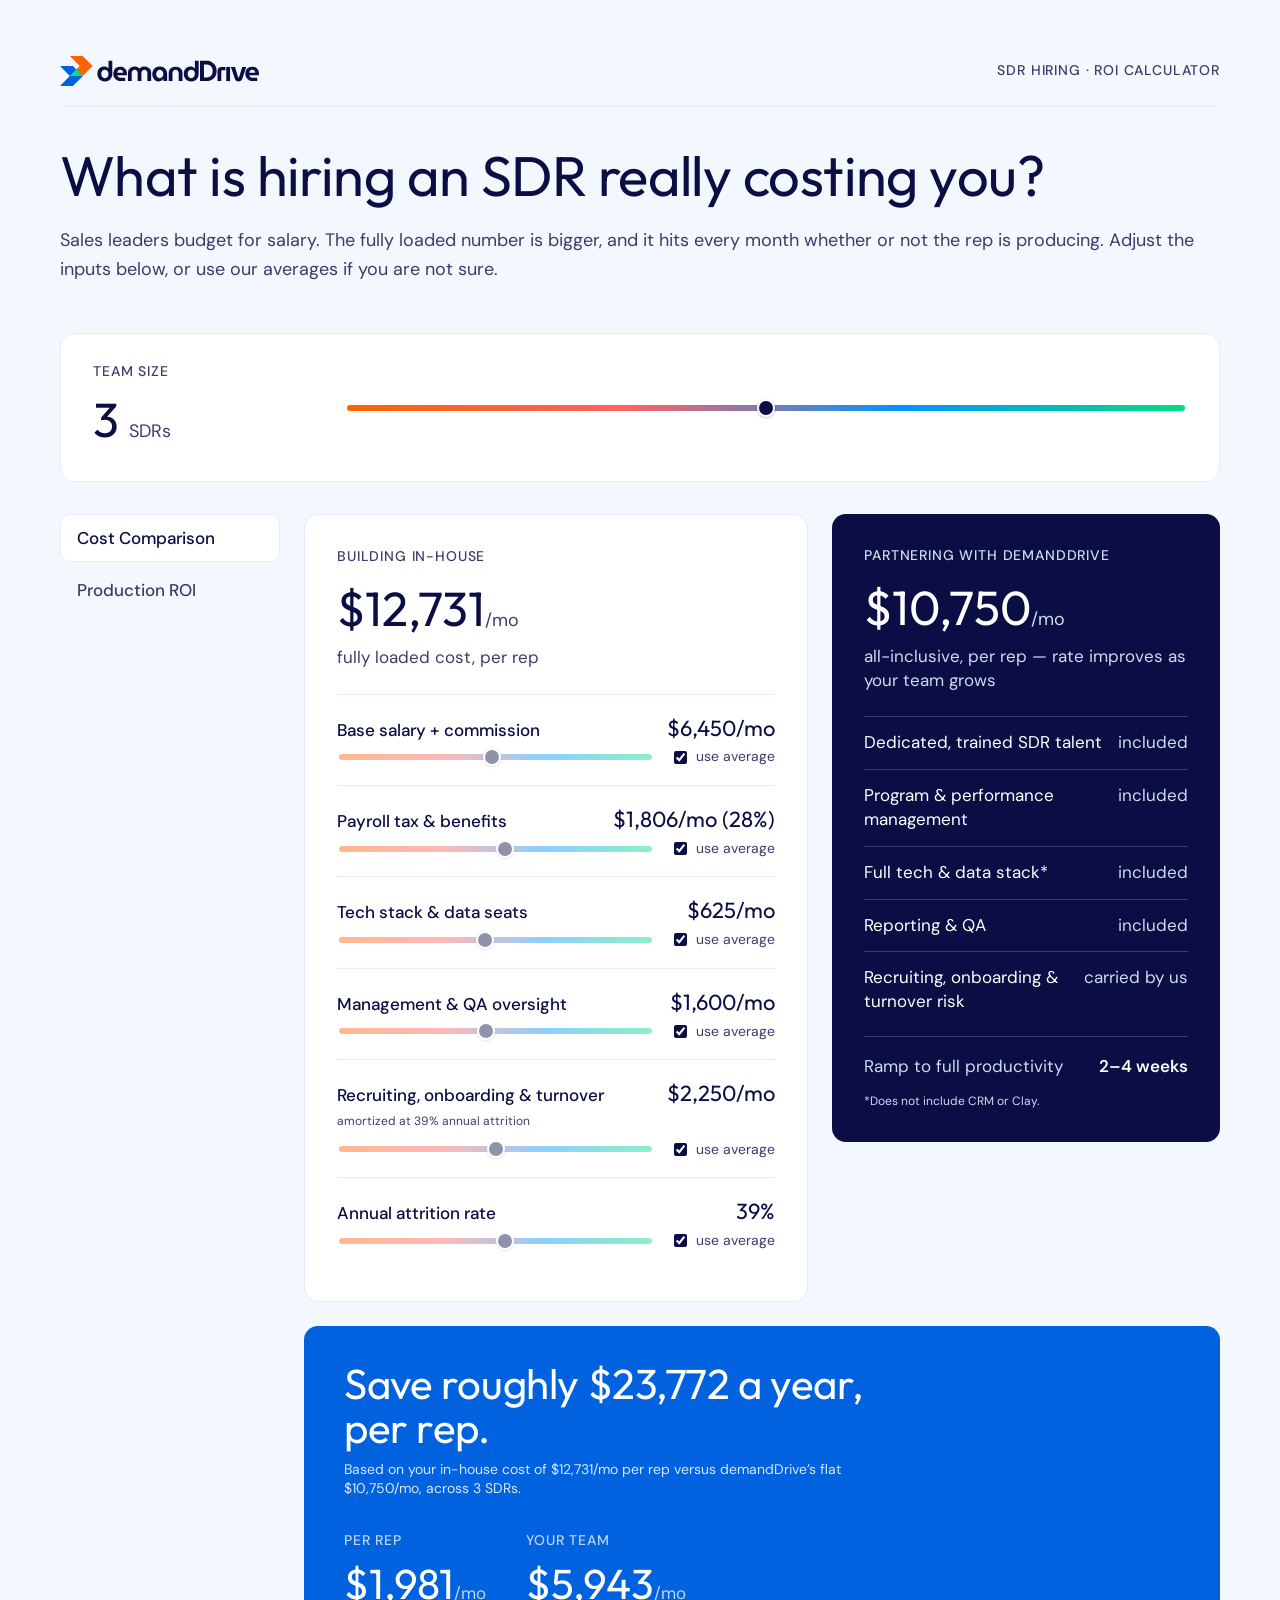
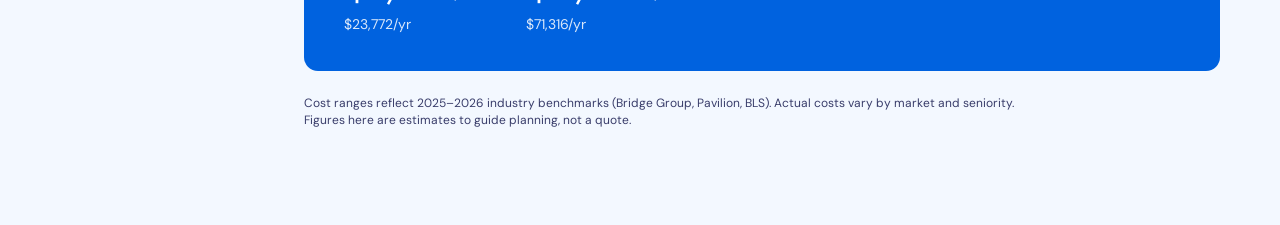
<file: index.html>
<!DOCTYPE html>
<html lang="en">
<head>
<meta charset="utf-8">
<meta name="viewport" content="width=device-width, initial-scale=1">
<title>SDR ROI Calculator | demandDrive</title>
<link rel="preconnect" href="https://fonts.googleapis.com">
<link rel="preconnect" href="https://fonts.gstatic.com" crossorigin>
<link href="https://fonts.googleapis.com/css2?family=Outfit:wght@400;500&family=DM+Sans:wght@400;500;600&display=swap" rel="stylesheet">
<link rel="stylesheet" href="style.css">
</head>
<body>
<div class="page">
  <div class="wrap">

    <header class="header-row">
      <img src="assets/logo-demanddrive.svg" alt="demandDrive" class="logo" />
      <div class="dd-supertext">SDR HIRING &middot; ROI CALCULATOR</div>
    </header>

    <h1 class="title">What is hiring an SDR really costing you?</h1>
    <p class="subtitle">Sales leaders budget for salary. The fully loaded number is bigger, and it hits every month whether or not the rep is producing. Adjust the inputs below, or use our averages if you are not sure.</p>

    <div class="card team-size-card">
      <div class="team-size-label">
        <div class="dd-supertext">TEAM SIZE</div>
        <div class="team-size-number">
          <span id="teamSizeDisplay">3</span>
          <span class="unit-suffix">SDR<span id="teamSizeSuffix">s</span></span>
        </div>
      </div>
      <input type="range" class="dd-range" id="teamSizeSlider" min="1" max="5" step="1" value="3" style="flex: 1; min-width: 240px;" />
    </div>

    <div class="tab-shell">
      <div class="tab-nav" role="tablist">
        <button type="button" class="tab-button active" data-tab="cost" role="tab" aria-selected="true">Cost Comparison</button>
        <button type="button" class="tab-button" data-tab="production" role="tab" aria-selected="false">Production ROI</button>
      </div>

      <div class="tab-content">

        <div class="tab-panel" id="tab-cost" role="tabpanel">

          <div class="grid">

            <div class="card in-house-card">
              <div class="dd-supertext">BUILDING IN-HOUSE</div>
              <div class="big-number">
                <span id="inHouseMonthlyPerRep">$0</span><span class="unit-suffix">/mo</span>
              </div>
              <p class="caption-line">fully loaded cost, per rep</p>

              <div id="sliderRows"></div>
            </div>

            <div class="card dd-card">
              <div class="dd-supertext dd-supertext-on-navy">PARTNERING WITH DEMANDDRIVE</div>
              <div class="big-number">
                <span id="ddMonthlyPerRep">$0</span><span class="unit-suffix unit-suffix-navy">/mo</span>
              </div>
              <p class="caption-line caption-line-navy">all-inclusive, per rep &mdash; rate improves as your team grows</p>

              <div id="ddIncludedRows"></div>

              <div class="dd-row dd-row-final">
                <div class="dd-neutral">Ramp to full productivity</div>
                <div class="dd-row-bold">2&ndash;4 weeks</div>
              </div>

              <p class="footnote footnote-navy">*Does not include CRM or Clay.</p>
            </div>

          </div>

          <div class="savings-banner">
            <div class="savings-left">
              <h3 id="savingsHeadline" class="savings-headline">Save roughly $0 a year, per rep.</h3>
              <p class="savings-desc" id="savingsDesc"></p>
            </div>
            <div class="savings-stats">
              <div class="stat-block">
                <div class="dd-supertext stat-label">PER REP</div>
                <div class="stat-number"><span id="savingsPerRepMonthly">$0</span><span class="unit-suffix unit-suffix-savings">/mo</span></div>
                <div class="stat-sub"><span id="savingsPerRepAnnual">$0</span>/yr</div>
              </div>
              <div class="stat-block">
                <div class="dd-supertext stat-label">YOUR TEAM</div>
                <div class="stat-number"><span id="savingsTeamMonthly">$0</span><span class="unit-suffix unit-suffix-savings">/mo</span></div>
                <div class="stat-sub"><span id="savingsTeamAnnual">$0</span>/yr</div>
              </div>
            </div>
          </div>

          <p class="footnote page-footnote">Cost ranges reflect 2025&ndash;2026 industry benchmarks (Bridge Group, Pavilion, BLS). Actual costs vary by market and seniority. Figures here are estimates to guide planning, not a quote.</p>

        </div>

        <div class="tab-panel" id="tab-production" role="tabpanel" hidden>

          <div class="card production-card">
            <div class="dd-supertext">PRODUCTION NEEDED FOR ROI</div>
            <p class="caption-line" style="margin-top: 8px;">Estimate the meetings your SDR(s) need to generate to earn back demandDrive&rsquo;s cost, based on your pipeline conversion assumptions.</p>

            <div id="productionSliderRows"></div>
          </div>

          <div class="savings-banner">
            <div class="savings-left">
              <h3 id="productionHeadline" class="savings-headline">You need roughly 0 meetings to break even, per rep.</h3>
              <p class="savings-desc" id="productionDesc"></p>
            </div>
            <div class="savings-stats">
              <div class="stat-block">
                <div class="dd-supertext stat-label">PER REP</div>
                <div class="stat-number"><span id="productionMeetingsPerRep">0</span></div>
                <div class="stat-sub"><span id="productionPaceMonthlyPerRep">0</span>/mo pace</div>
              </div>
              <div class="stat-block">
                <div class="dd-supertext stat-label">YOUR TEAM</div>
                <div class="stat-number"><span id="productionMeetingsTeam">0</span></div>
                <div class="stat-sub"><span id="productionPaceMonthlyTeam">0</span>/mo pace</div>
              </div>
            </div>
          </div>

          <p class="footnote page-footnote">Meeting and conversion benchmarks above are illustrative starting points &mdash; swap in your own pipeline data for a precise picture.</p>

        </div>

      </div>
    </div>

  </div>
</div>

<script src="script.js"></script>
</body>
</html>
</file>
<file: style.css>
:root {
  /* Colors */
  --dd-navy: #0A0E45;
  --dd-blue: #0062DF;
  --dd-green: #00DD84;
  --dd-orange: #FF6300;
  --dd-neutral-1: #F3F8FF;
  --dd-neutral-2: #E2ECFA;
  --dd-neutral-3: #CDDBEE;
  --dd-white: #FFFFFF;
  --dd-white-20: rgba(255, 255, 255, 0.2);

  --bg: var(--dd-neutral-1);
  --bg-raised: #FFFFFF;
  --border: var(--dd-neutral-2);
  --fg-heading: var(--dd-navy);
  --fg-supertext: rgba(10, 14, 69, 0.8);

  --highlight-gradient: linear-gradient(90deg, #FF6300 0%, #FF6262 33%, #0195FF 66%, #00DD84 100%);

  /* Typography */
  --font-heading: 'Outfit', sans-serif;
  --font-body: 'DM Sans', sans-serif;

  --fs-3xs: 12px;
  --fs-2xs: 14px;
  --fs-sm: 17px;
  --fs-md: 18px;
  --fs-lg: 22px;
  --fs-2xl: 42px;
  --fs-3xl: 48px;

  --ls-wide: 0.06em;
  --lh-loose: 1.65;

  --radius-lg: 14px;
  --shadow-sm: 0 1px 3px rgba(10, 14, 69, 0.25);
}

* { box-sizing: border-box; }

body {
  margin: 0;
  background: var(--bg);
  color: var(--fg-heading);
  font-family: var(--font-body);
  font-size: var(--fs-sm);
  line-height: 1.4;
}

h1, h2, h3 {
  font-family: var(--font-heading);
  font-weight: 400;
  line-height: 1.05;
  letter-spacing: -0.01em;
  margin: 0;
  color: var(--fg-heading);
}

p { margin: 0; }

a { color: var(--dd-blue); text-decoration: underline; }
a:hover { color: var(--dd-orange); }

.page {
  min-height: 100vh;
  padding: 56px 24px 96px;
}

.wrap {
  max-width: 1160px;
  margin: 0 auto;
}

.dd-supertext {
  font-family: var(--font-body);
  font-weight: 500;
  font-size: var(--fs-2xs);
  text-transform: uppercase;
  letter-spacing: var(--ls-wide);
  color: var(--fg-supertext);
}

.dd-supertext-on-navy { color: var(--dd-neutral-3); }

.footnote {
  font-family: var(--font-body);
  font-size: var(--fs-3xs);
  color: var(--fg-supertext);
}

.footnote-navy { color: var(--dd-neutral-3); }

.caption-line {
  color: var(--fg-supertext);
  margin-top: 4px;
  margin-bottom: 24px;
}

.caption-line-navy { color: var(--dd-neutral-3); }

/* Header */
.header-row {
  display: flex;
  align-items: center;
  justify-content: space-between;
  border-bottom: 1px solid var(--border);
  padding-bottom: 20px;
  margin-bottom: 40px;
}

.logo { height: 30px; }

/* Title / subtitle */
.title {
  font-size: 56px;
  margin-bottom: 20px;
}

.subtitle {
  font-size: var(--fs-md);
  color: var(--fg-supertext);
  line-height: var(--lh-loose);
  margin-bottom: 48px;
}

/* Cards */
.card {
  background: var(--bg-raised);
  border: 1px solid var(--border);
  border-radius: var(--radius-lg);
}

.team-size-card {
  padding: 28px 32px;
  margin-bottom: 32px;
  display: flex;
  align-items: center;
  gap: 32px;
  flex-wrap: wrap;
}

.team-size-label { min-width: 220px; }

.team-size-number {
  font-family: var(--font-heading);
  font-size: var(--fs-3xl);
  color: var(--fg-heading);
  margin-top: 4px;
}

.unit-suffix {
  font-size: var(--fs-md);
  color: var(--fg-supertext);
  font-family: var(--font-body);
}

.unit-suffix-navy { color: var(--dd-neutral-3); }
.unit-suffix-savings { font-size: var(--fs-sm); color: rgba(255, 255, 255, 0.75); }

/* Sidebar tabs */
.tab-shell {
  display: flex;
  align-items: start;
  gap: 24px;
}

.tab-nav {
  width: 220px;
  flex-shrink: 0;
  display: flex;
  flex-direction: column;
  gap: 4px;
  position: sticky;
  top: 24px;
}

.tab-button {
  text-align: left;
  padding: 12px 16px;
  border-radius: 10px;
  border: 1px solid transparent;
  background: transparent;
  font-family: var(--font-body);
  font-weight: 500;
  font-size: var(--fs-sm);
  color: var(--fg-supertext);
  cursor: pointer;
}

.tab-button:hover { color: var(--dd-orange); }

.tab-button.active {
  background: var(--bg-raised);
  border-color: var(--border);
  color: var(--fg-heading);
}

.tab-button.active:hover { color: var(--fg-heading); }

.tab-content {
  flex: 1;
  min-width: 0;
}

.tab-panel[hidden] { display: none; }

.production-card { padding: 32px; margin-bottom: 24px; }

.grid {
  display: grid;
  grid-template-columns: 1.3fr 1fr;
  gap: 24px;
  align-items: start;
}

.in-house-card, .dd-card { padding: 32px; }

.dd-card {
  background: var(--dd-navy);
  color: var(--dd-white);
  border: none;
}

.big-number {
  font-family: var(--font-heading);
  font-size: var(--fs-3xl);
  color: var(--fg-heading);
  margin-top: 8px;
}

.dd-card .big-number { color: var(--dd-white); }

/* Cost slider rows */
.slider-row {
  padding: 18px 0;
  border-top: 1px solid var(--border);
}

.slider-row-top {
  display: flex;
  justify-content: space-between;
  align-items: baseline;
  gap: 12px;
  margin-bottom: 4px;
}

.slider-row-label { font-weight: 500; }

.slider-row-value {
  font-family: var(--font-heading);
  font-size: var(--fs-lg);
  color: var(--fg-heading);
  white-space: nowrap;
}

.slider-row-helper {
  font-family: var(--font-body);
  font-size: var(--fs-3xs);
  color: var(--fg-supertext);
  margin-bottom: 10px;
}

.slider-row-value-editable {
  display: flex;
  align-items: baseline;
  gap: 2px;
}

.slider-row-value-input {
  -webkit-appearance: none;
  appearance: none;
  border: none;
  border-bottom: 1px solid transparent;
  background: transparent;
  padding: 0;
  font-family: var(--font-heading);
  font-size: var(--fs-lg);
  color: var(--fg-heading);
  width: 6.5ch;
  text-align: right;
}

.slider-row-value-input::-webkit-outer-spin-button,
.slider-row-value-input::-webkit-inner-spin-button {
  -webkit-appearance: none;
  margin: 0;
}

.slider-row-value-input[type="number"] { -moz-appearance: textfield; }

.slider-row-value-input:hover { border-bottom-color: var(--border); }
.slider-row-value-input:focus { outline: none; border-bottom-color: var(--dd-navy); }

.slider-row-controls {
  display: flex;
  align-items: center;
  gap: 16px;
}

.use-avg-label {
  display: flex;
  align-items: center;
  gap: 6px;
  font-size: var(--fs-2xs);
  color: var(--fg-supertext);
  white-space: nowrap;
  cursor: pointer;
}

.use-avg-label input[type="checkbox"] {
  accent-color: var(--dd-navy);
  cursor: pointer;
}

/* demandDrive included rows */
.dd-row {
  display: flex;
  justify-content: space-between;
  gap: 12px;
  padding: 14px 0;
  border-top: 1px solid var(--dd-white-20);
}

.dd-row-value {
  color: var(--dd-neutral-3);
  white-space: nowrap;
}

.dd-row-final {
  margin-top: 8px;
  padding-top: 18px;
}

.dd-neutral { color: var(--dd-neutral-3); }
.dd-row-bold { font-weight: 600; }

/* Range slider */
.dd-range {
  -webkit-appearance: none;
  appearance: none;
  width: 100%;
  height: 6px;
  border-radius: 999px;
  background: var(--highlight-gradient);
  outline: none;
  cursor: pointer;
}

.dd-range::-webkit-slider-thumb {
  -webkit-appearance: none;
  appearance: none;
  width: 18px;
  height: 18px;
  border-radius: 50%;
  background: var(--dd-navy);
  border: 2px solid var(--dd-white);
  box-shadow: var(--shadow-sm);
  cursor: pointer;
}

.dd-range::-moz-range-thumb {
  width: 18px;
  height: 18px;
  border-radius: 50%;
  background: var(--dd-navy);
  border: 2px solid var(--dd-white);
  box-shadow: var(--shadow-sm);
  cursor: pointer;
}

.dd-range::-moz-range-track {
  height: 6px;
  border-radius: 999px;
  background: var(--highlight-gradient);
}

.dd-range:disabled { cursor: default; }
.dd-range:disabled::-webkit-slider-thumb { cursor: default; }
.dd-range:disabled::-moz-range-thumb { cursor: default; }

/* Savings banner */
.savings-banner {
  background: var(--dd-blue);
  border-radius: var(--radius-lg);
  padding: 36px 40px;
  margin-top: 24px;
  display: flex;
  justify-content: space-between;
  align-items: center;
  gap: 32px;
  flex-wrap: wrap;
  color: var(--dd-white);
}

.savings-left { max-width: 560px; }

.savings-headline {
  color: var(--dd-white);
  font-size: var(--fs-2xl);
  margin-bottom: 10px;
}

.savings-desc {
  color: rgba(255, 255, 255, 0.85);
  font-size: var(--fs-2xs);
}

.savings-stats {
  display: flex;
  gap: 40px;
  flex-wrap: wrap;
}

.stat-label { color: rgba(255, 255, 255, 0.75); }

.stat-number {
  font-family: var(--font-heading);
  font-size: var(--fs-2xl);
  margin-top: 4px;
  color: var(--dd-white);
}

.stat-sub {
  color: rgba(255, 255, 255, 0.85);
  font-size: var(--fs-2xs);
  margin-top: 2px;
}

.page-footnote {
  margin-top: 24px;
  max-width: 720px;
}

@media (max-width: 860px) {
  .grid { grid-template-columns: 1fr; }
  .title { font-size: 40px; }
  .tab-shell { flex-direction: column; }
  .tab-nav {
    width: 100%;
    flex-direction: row;
    flex-wrap: wrap;
    position: static;
  }
}
</file>
